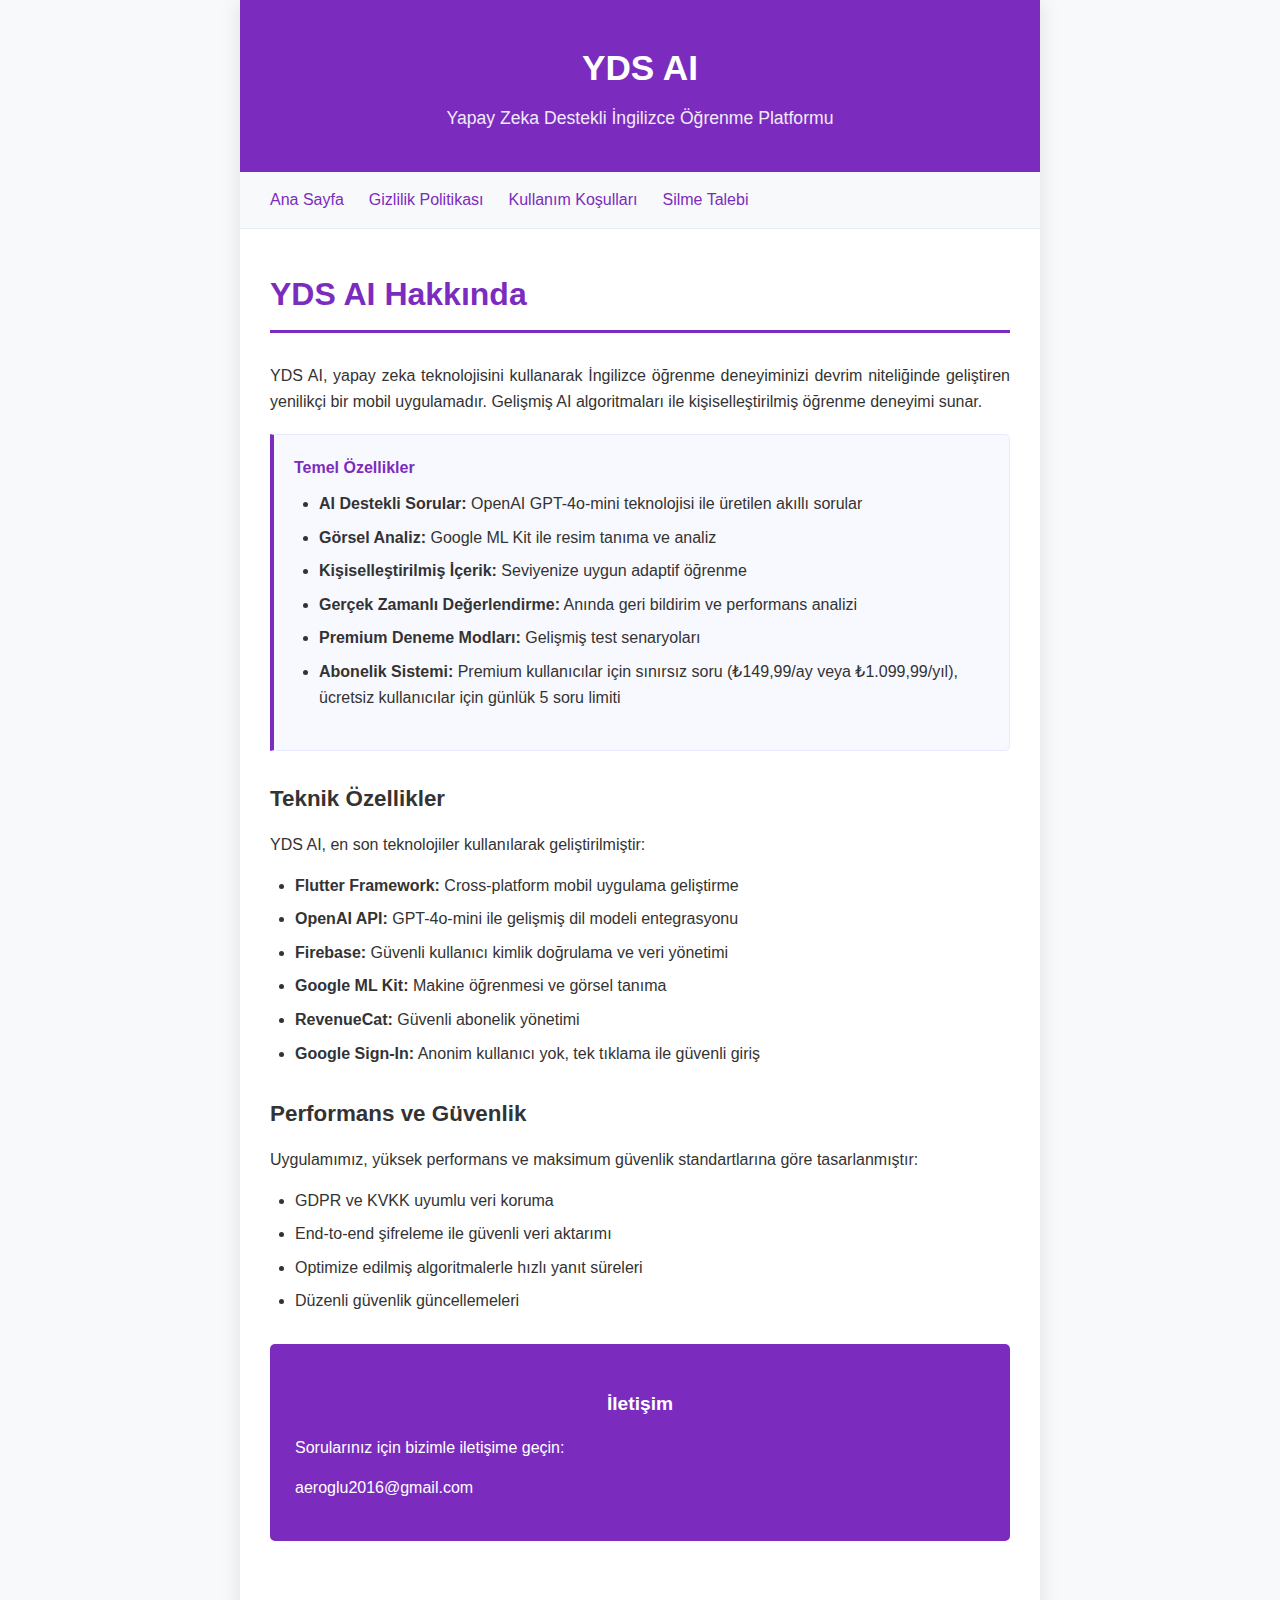
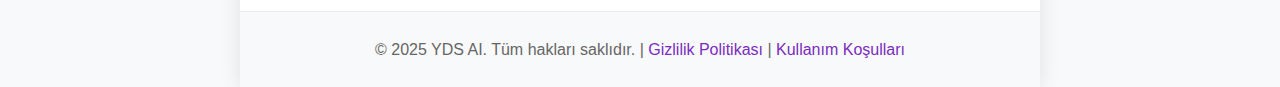
<file: index.html>
<!DOCTYPE html>
<html lang="tr">
<head>
    <meta charset="UTF-8">
    <meta name="viewport" content="width=device-width, initial-scale=1.0">
    <title>YDS AI - Yapay Zeka Destekli İngilizce Öğrenme</title>
    <meta name="description" content="YDS AI ile yapay zeka teknolojisi kullanarak İngilizce öğrenin. Akıllı deneme sınavları, AI destekli sorular ve kişiselleştirilmiş öğrenme deneyimi.">
    <link rel="stylesheet" href="css/style.css">
</head>
<body>
    <div class="container">
        <header class="header">
            <h1>YDS AI</h1>
            <p>Yapay Zeka Destekli İngilizce Öğrenme Platformu</p>
        </header>

        <nav class="nav">
            <ul>
                <li><a href="index.html">Ana Sayfa</a></li>
                <li><a href="privacy-policy.html">Gizlilik Politikası</a></li>
                <li><a href="terms-of-use.html">Kullanım Koşulları</a></li>
                <li><a href="account-deletion.html">Silme Talebi</a></li>
            </ul>
        </nav>

        <main class="content">
            <h1>YDS AI Hakkında</h1>
            
            <p>YDS AI, yapay zeka teknolojisini kullanarak İngilizce öğrenme deneyiminizi devrim niteliğinde geliştiren yenilikçi bir mobil uygulamadır. Gelişmiş AI algoritmaları ile kişiselleştirilmiş öğrenme deneyimi sunar.</p>

            <div class="highlight">
                <h4>Temel Özellikler</h4>
                <ul>
                    <li><strong>AI Destekli Sorular:</strong> OpenAI GPT-4o-mini teknolojisi ile üretilen akıllı sorular</li>
                    <li><strong>Görsel Analiz:</strong> Google ML Kit ile resim tanıma ve analiz</li>
                    <li><strong>Kişiselleştirilmiş İçerik:</strong> Seviyenize uygun adaptif öğrenme</li>
                    <li><strong>Gerçek Zamanlı Değerlendirme:</strong> Anında geri bildirim ve performans analizi</li>
                    <li><strong>Premium Deneme Modları:</strong> Gelişmiş test senaryoları</li>
                    <li><strong>Abonelik Sistemi:</strong> Premium kullanıcılar için sınırsız soru (₺149,99/ay veya ₺1.099,99/yıl), ücretsiz kullanıcılar için günlük 5 soru limiti</li>
                </ul>
            </div>

            <h2>Teknik Özellikler</h2>
            <p>YDS AI, en son teknolojiler kullanılarak geliştirilmiştir:</p>
            <ul>
                <li><strong>Flutter Framework:</strong> Cross-platform mobil uygulama geliştirme</li>
                <li><strong>OpenAI API:</strong> GPT-4o-mini ile gelişmiş dil modeli entegrasyonu</li>
                <li><strong>Firebase:</strong> Güvenli kullanıcı kimlik doğrulama ve veri yönetimi</li>
                <li><strong>Google ML Kit:</strong> Makine öğrenmesi ve görsel tanıma</li>
                <li><strong>RevenueCat:</strong> Güvenli abonelik yönetimi</li>
                <li><strong>Google Sign-In:</strong> Anonim kullanıcı yok, tek tıklama ile güvenli giriş</li>
            </ul>

            <h2>Performans ve Güvenlik</h2>
            <p>Uygulamımız, yüksek performans ve maksimum güvenlik standartlarına göre tasarlanmıştır:</p>
            <ul>
                <li>GDPR ve KVKK uyumlu veri koruma</li>
                <li>End-to-end şifreleme ile güvenli veri aktarımı</li>
                <li>Optimize edilmiş algoritmalerle hızlı yanıt süreleri</li>
                <li>Düzenli güvenlik güncellemeleri</li>
            </ul>

            <div class="contact-info">
                <h3>İletişim</h3>
                <p>Sorularınız için bizimle iletişime geçin:</p>
                <p><a href="mailto:aeroglu2016@gmail.com">aeroglu2016@gmail.com</a></p>
            </div>
        </main>

        <footer class="footer">
            <p>&copy; 2025 YDS AI. Tüm hakları saklıdır. | 
            <a href="privacy-policy.html">Gizlilik Politikası</a> | 
            <a href="terms-of-use.html">Kullanım Koşulları</a></p>
        </footer>
    </div>
</body>
</html>
</file>
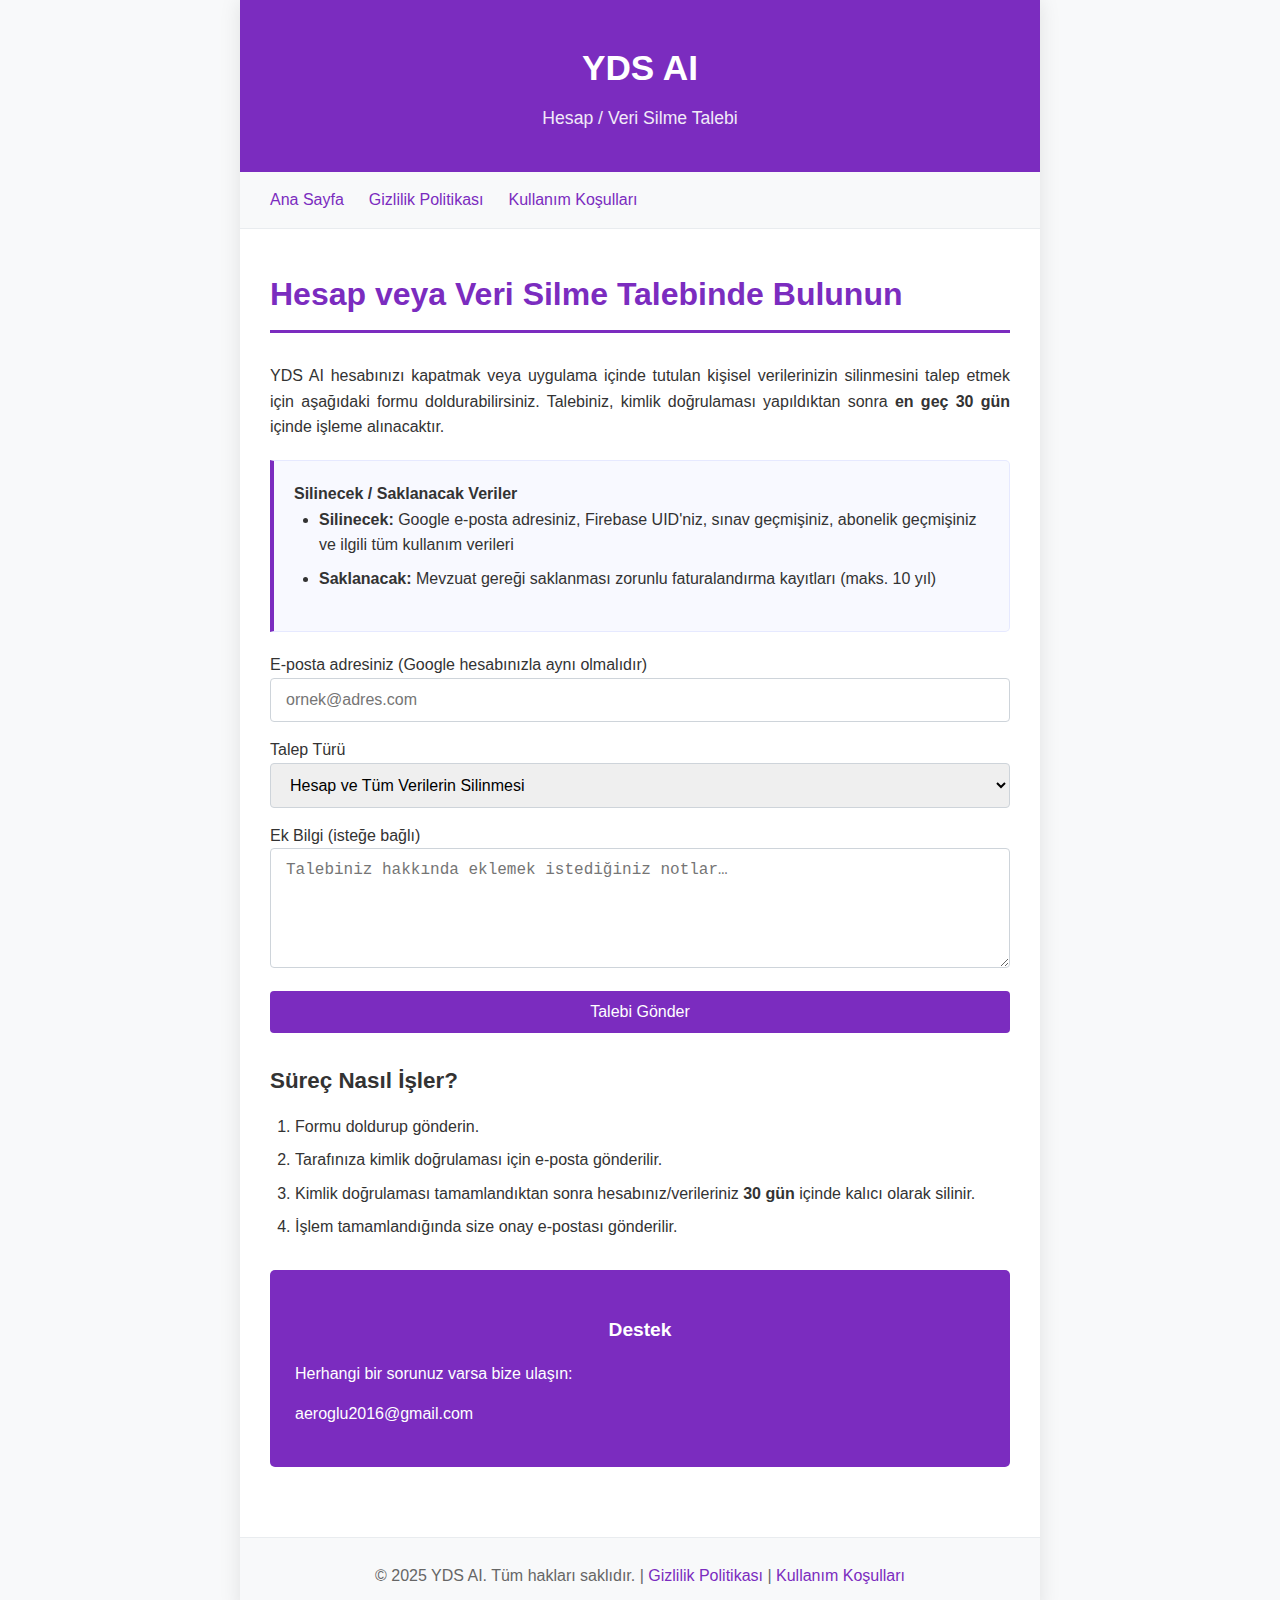
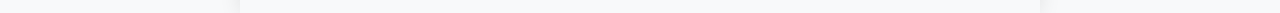
<file: account-deletion.html>
<!DOCTYPE html>
<html lang="tr">
<head>
    <meta charset="UTF-8">
    <meta name="viewport" content="width=device-width, initial-scale=1.0">
    <title>Hesap / Veri Silme Talebi - YDS AI</title>
    <meta name="description" content="YDS AI hesabınızı veya verilerinizi silmeniz için gerekli adımlar. Formu doldurarak talebinizi bize iletebilirsiniz.">
    <link rel="stylesheet" href="css/style.css">
    <style>
        /* Sayfaya özel ufak stiller */
        .request-form {
            margin: 20px 0;
            display: flex;
            flex-direction: column;
            gap: 15px;
        }
        .request-form input,
        .request-form textarea,
        .request-form select,
        .request-form button {
            padding: 12px 15px;
            font-size: 1rem;
            border: 1px solid #ced4da;
            border-radius: 4px;
            width: 100%;
            max-width: 100%;
        }
        .request-form textarea {
            resize: vertical;
            min-height: 120px;
        }
        .request-form button {
            background: #7B2CBF;
            color: white;
            border: none;
            cursor: pointer;
            transition: background 0.3s ease;
        }
        .request-form button:hover {
            background: #6522a1;
        }
        .info-box {
            background: #f8f9ff;
            border: 1px solid #e6e9ff;
            border-left: 4px solid #7B2CBF;
            padding: 20px;
            margin: 20px 0;
            border-radius: 0 5px 5px 0;
        }
    </style>
</head>
<body>
    <div class="container">
        <header class="header">
            <h1>YDS AI</h1>
            <p>Hesap / Veri Silme Talebi</p>
        </header>

        <nav class="nav">
            <ul>
                <li><a href="index.html">Ana Sayfa</a></li>
                <li><a href="privacy-policy.html">Gizlilik Politikası</a></li>
                <li><a href="terms-of-use.html">Kullanım Koşulları</a></li>
            </ul>
        </nav>

        <main class="content">
            <h1>Hesap veya Veri Silme Talebinde Bulunun</h1>

            <p>YDS AI hesabınızı kapatmak veya uygulama içinde tutulan kişisel verilerinizin silinmesini talep etmek için aşağıdaki formu doldurabilirsiniz. Talebiniz, kimlik doğrulaması yapıldıktan sonra <strong>en geç 30 gün</strong> içinde işleme alınacaktır.</p>

            <div class="info-box">
                <h4>Silinecek / Saklanacak Veriler</h4>
                <ul>
                    <li><strong>Silinecek:</strong> Google e-posta adresiniz, Firebase UID'niz, sınav geçmişiniz, abonelik geçmişiniz ve ilgili tüm kullanım verileri</li>
                    <li><strong>Saklanacak:</strong> Mevzuat gereği saklanması zorunlu faturalandırma kayıtları (maks. 10 yıl)</li>
                </ul>
            </div>

            <form class="request-form" action="https://formsubmit.co/aeroglu2016@gmail.com" method="POST">
                <!-- FormSubmit ayarları -->
                <input type="hidden" name="_subject" value="YDS AI - Silme Talebi">
                <input type="hidden" name="_captcha" value="false">

                <label>
                    E-posta adresiniz (Google hesabınızla aynı olmalıdır)
                    <input type="email" name="email" required placeholder="ornek@adres.com" />
                </label>

                <label>
                    Talep Türü
                    <select name="request_type" required>
                        <option value="account_deletion">Hesap ve Tüm Verilerin Silinmesi</option>
                        <option value="data_deletion">Sadece Verilerimin Silinmesi</option>
                    </select>
                </label>

                <label>
                    Ek Bilgi (isteğe bağlı)
                    <textarea name="message" placeholder="Talebiniz hakkında eklemek istediğiniz notlar…"></textarea>
                </label>

                <button type="submit">Talebi Gönder</button>
            </form>

            <h2>Süreç Nasıl İşler?</h2>
            <ol>
                <li>Formu doldurup gönderin.</li>
                <li>Tarafınıza kimlik doğrulaması için e-posta gönderilir.</li>
                <li>Kimlik doğrulaması tamamlandıktan sonra hesabınız/verileriniz <strong>30 gün</strong> içinde kalıcı olarak silinir.</li>
                <li>İşlem tamamlandığında size onay e-postası gönderilir.</li>
            </ol>

            <div class="contact-info">
                <h3>Destek</h3>
                <p>Herhangi bir sorunuz varsa bize ulaşın:</p>
                <p><a href="mailto:aeroglu2016@gmail.com">aeroglu2016@gmail.com</a></p>
            </div>
        </main>

        <footer class="footer">
            <p>&copy; 2025 YDS AI. Tüm hakları saklıdır. | 
            <a href="privacy-policy.html">Gizlilik Politikası</a> | 
            <a href="terms-of-use.html">Kullanım Koşulları</a></p>
        </footer>
    </div>
</body>
</html>
</file>
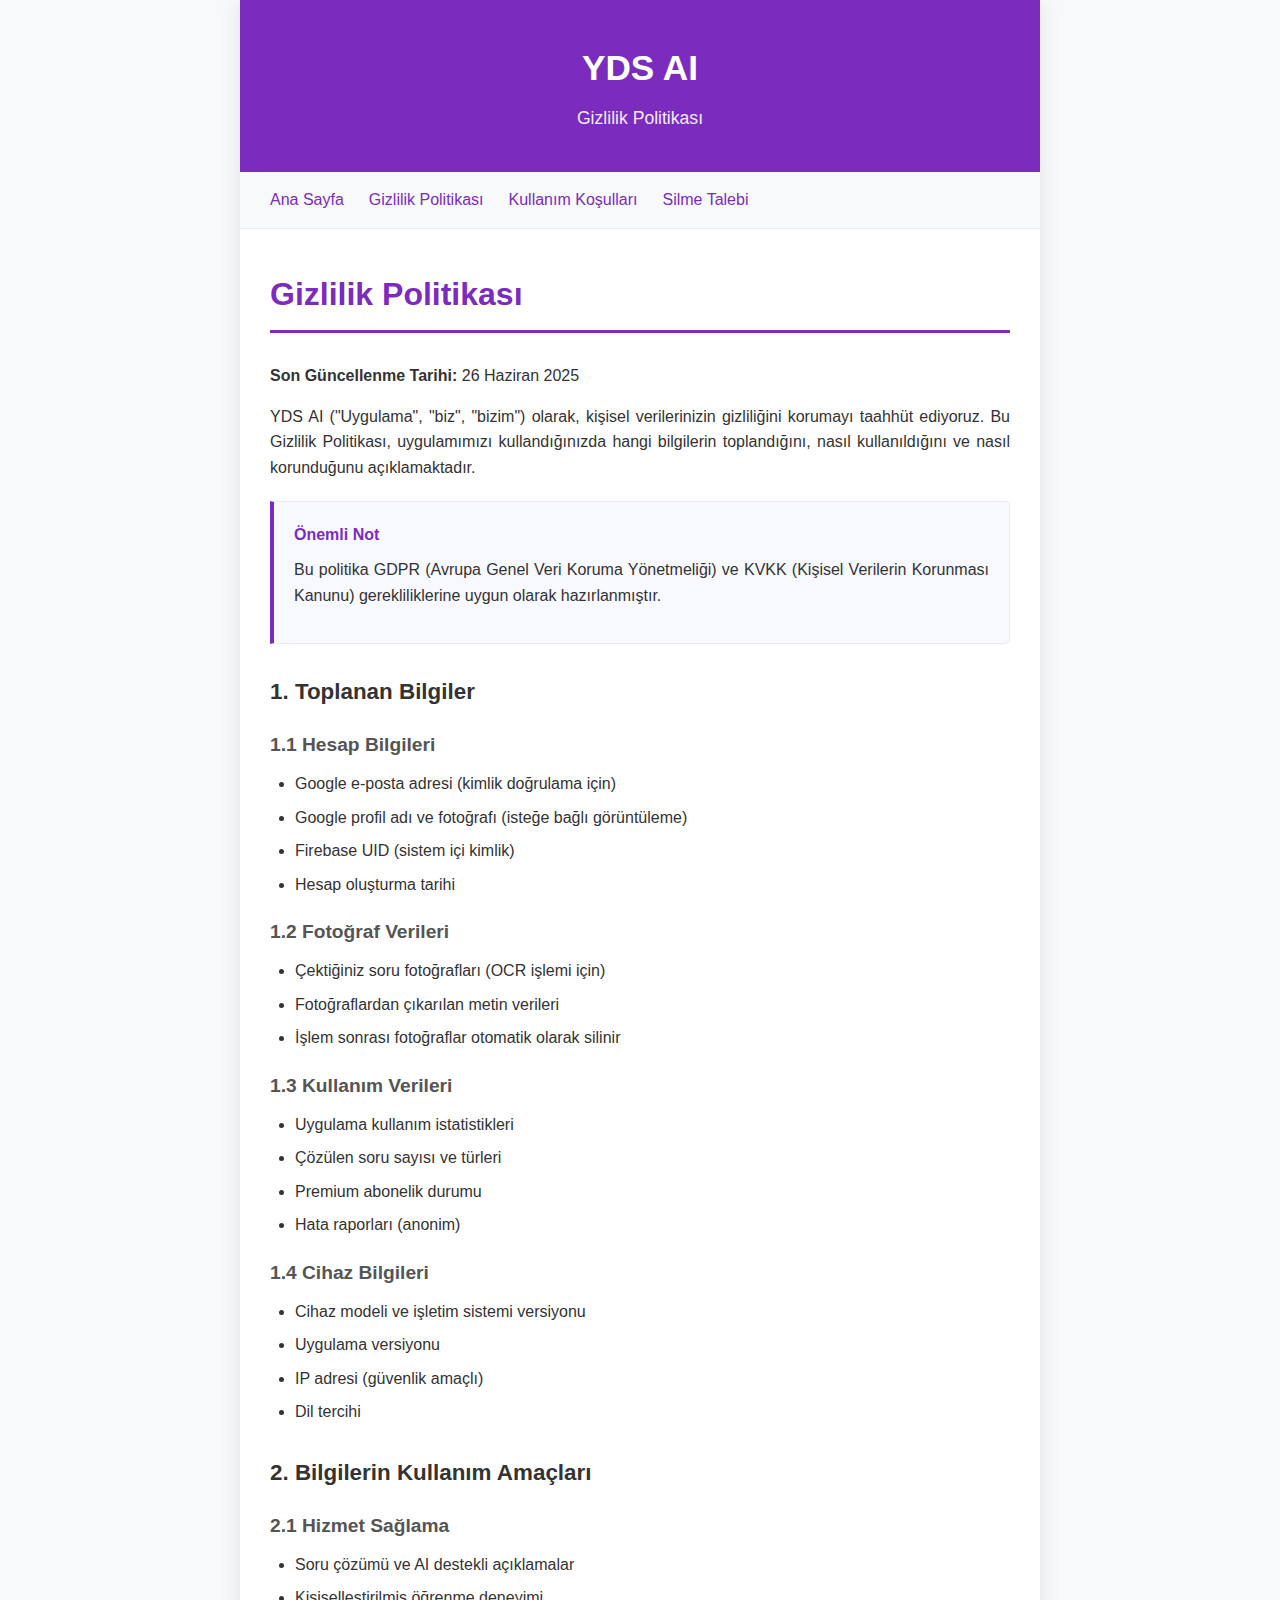
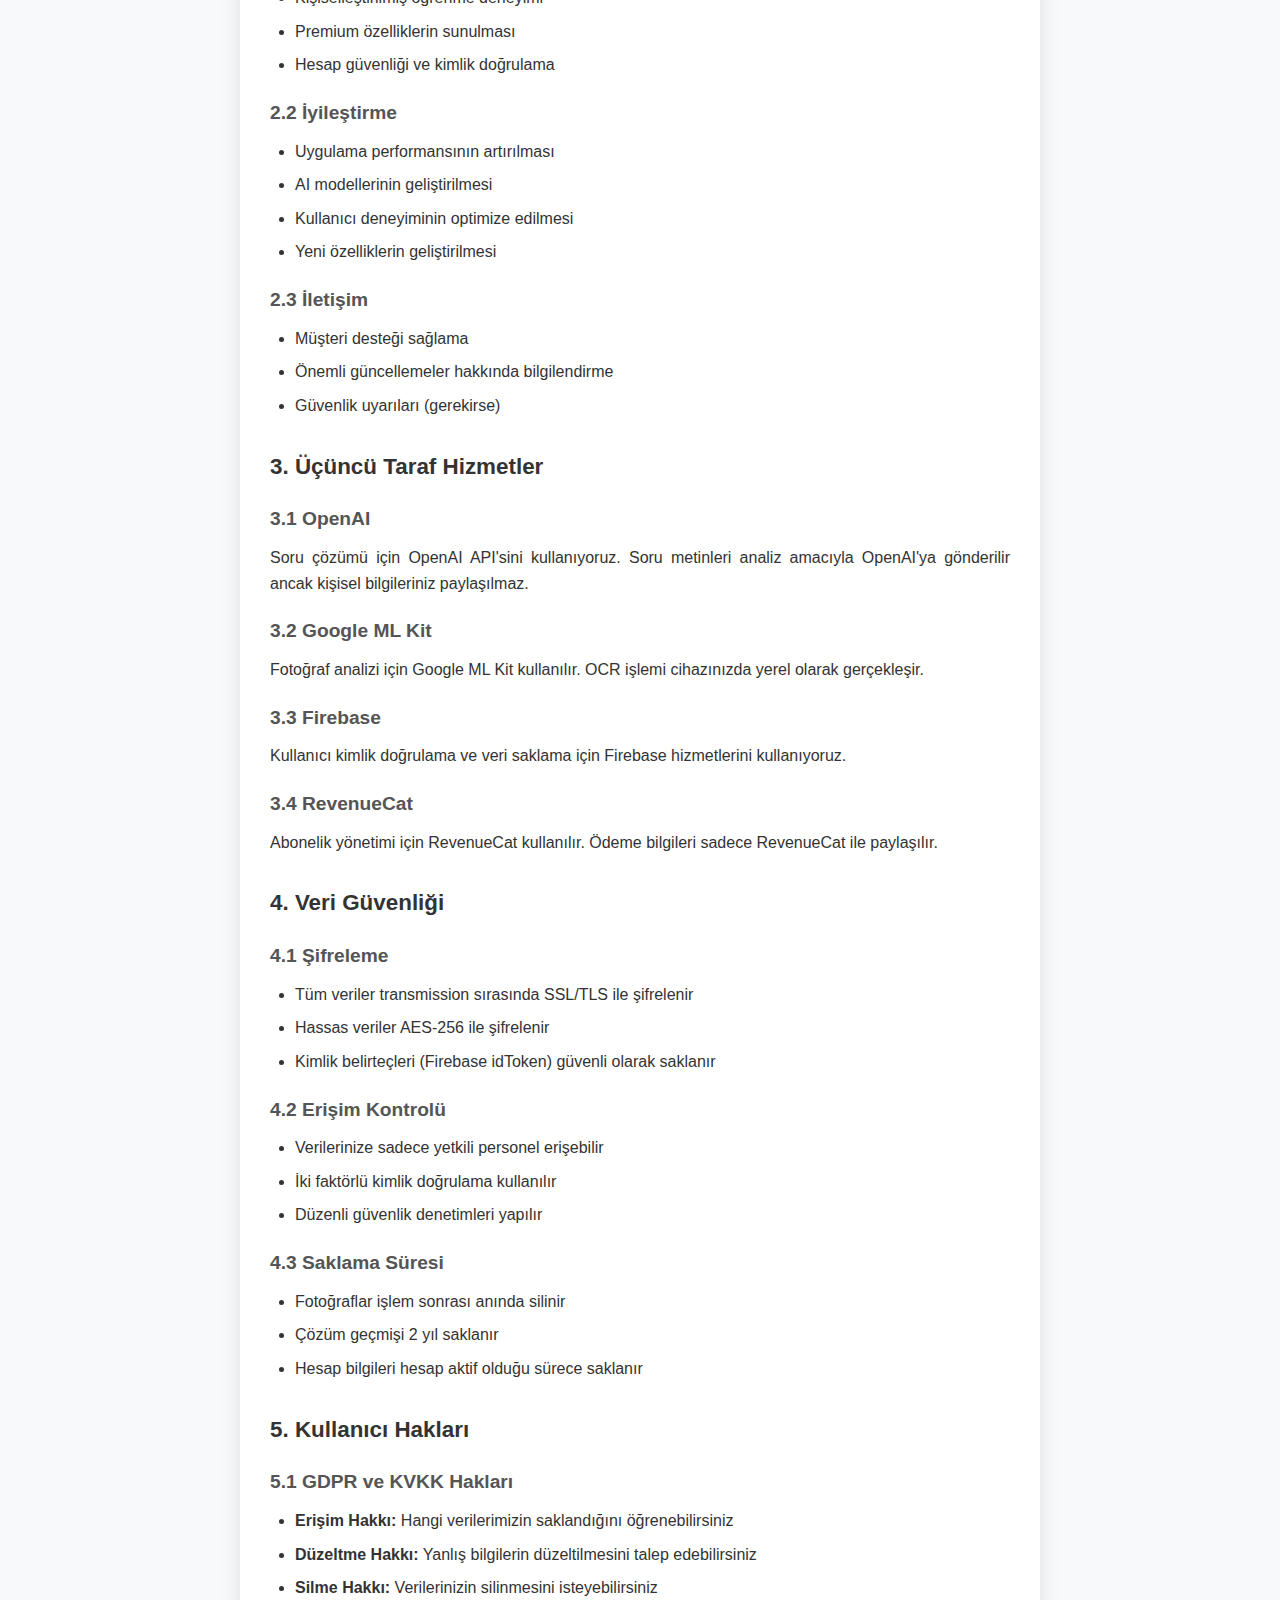
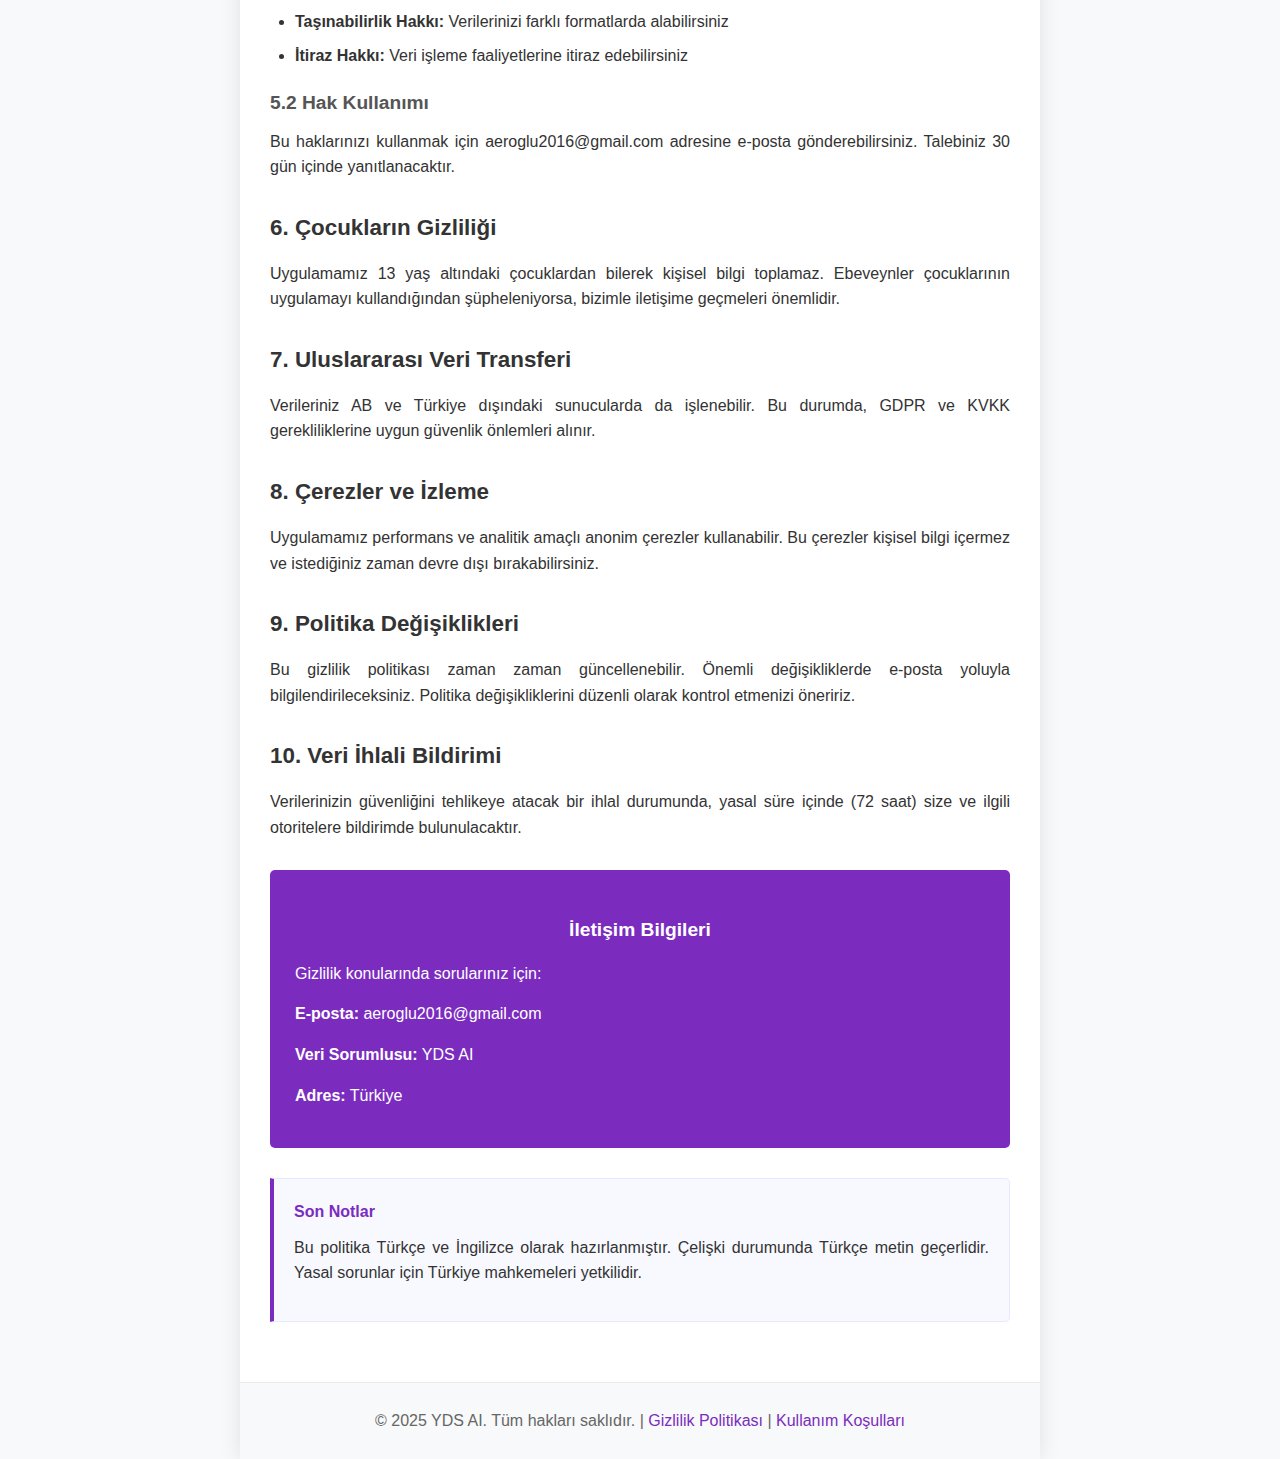
<file: privacy-policy.html>
<!DOCTYPE html>
<html lang="tr">
<head>
    <meta charset="UTF-8">
    <meta name="viewport" content="width=device-width, initial-scale=1.0">
    <title>Gizlilik Politikası - YDS AI</title>
    <meta name="description" content="YDS AI uygulamasının gizlilik politikası. Verilerinizin nasıl toplandığı, kullanıldığı ve korunduğu hakkında detaylı bilgi.">
    <link rel="stylesheet" href="css/style.css">
</head>
<body>
    <div class="container">
        <header class="header">
            <h1>YDS AI</h1>
            <p>Gizlilik Politikası</p>
        </header>

        <nav class="nav">
            <ul>
                <li><a href="index.html">Ana Sayfa</a></li>
                <li><a href="privacy-policy.html">Gizlilik Politikası</a></li>
                <li><a href="terms-of-use.html">Kullanım Koşulları</a></li>
                <li><a href="account-deletion.html">Silme Talebi</a></li>
            </ul>
        </nav>

        <main class="content">
            <h1>Gizlilik Politikası</h1>
            
            <p><strong>Son Güncellenme Tarihi:</strong> 26 Haziran 2025</p>
            
            <p>YDS AI ("Uygulama", "biz", "bizim") olarak, kişisel verilerinizin gizliliğini korumayı taahhüt ediyoruz. Bu Gizlilik Politikası, uygulamımızı kullandığınızda hangi bilgilerin toplandığını, nasıl kullanıldığını ve nasıl korunduğunu açıklamaktadır.</p>

            <div class="highlight">
                <h4>Önemli Not</h4>
                <p>Bu politika GDPR (Avrupa Genel Veri Koruma Yönetmeliği) ve KVKK (Kişisel Verilerin Korunması Kanunu) gerekliliklerine uygun olarak hazırlanmıştır.</p>
            </div>

            <h2>1. Toplanan Bilgiler</h2>
            
            <h3>1.1 Hesap Bilgileri</h3>
            <ul>
                <li>Google e-posta adresi (kimlik doğrulama için)</li>
                <li>Google profil adı ve fotoğrafı (isteğe bağlı görüntüleme)</li>
                <li>Firebase UID (sistem içi kimlik)</li>
                <li>Hesap oluşturma tarihi</li>
            </ul>

            <h3>1.2 Fotoğraf Verileri</h3>
            <ul>
                <li>Çektiğiniz soru fotoğrafları (OCR işlemi için)</li>
                <li>Fotoğraflardan çıkarılan metin verileri</li>
                <li>İşlem sonrası fotoğraflar otomatik olarak silinir</li>
            </ul>

            <h3>1.3 Kullanım Verileri</h3>
            <ul>
                <li>Uygulama kullanım istatistikleri</li>
                <li>Çözülen soru sayısı ve türleri</li>
                <li>Premium abonelik durumu</li>
                <li>Hata raporları (anonim)</li>
            </ul>

            <h3>1.4 Cihaz Bilgileri</h3>
            <ul>
                <li>Cihaz modeli ve işletim sistemi versiyonu</li>
                <li>Uygulama versiyonu</li>
                <li>IP adresi (güvenlik amaçlı)</li>
                <li>Dil tercihi</li>
            </ul>

            <h2>2. Bilgilerin Kullanım Amaçları</h2>
            
            <h3>2.1 Hizmet Sağlama</h3>
            <ul>
                <li>Soru çözümü ve AI destekli açıklamalar</li>
                <li>Kişiselleştirilmiş öğrenme deneyimi</li>
                <li>Premium özelliklerin sunulması</li>
                <li>Hesap güvenliği ve kimlik doğrulama</li>
            </ul>

            <h3>2.2 İyileştirme</h3>
            <ul>
                <li>Uygulama performansının artırılması</li>
                <li>AI modellerinin geliştirilmesi</li>
                <li>Kullanıcı deneyiminin optimize edilmesi</li>
                <li>Yeni özelliklerin geliştirilmesi</li>
            </ul>

            <h3>2.3 İletişim</h3>
            <ul>
                <li>Müşteri desteği sağlama</li>
                <li>Önemli güncellemeler hakkında bilgilendirme</li>
                <li>Güvenlik uyarıları (gerekirse)</li>
            </ul>

            <h2>3. Üçüncü Taraf Hizmetler</h2>

            <h3>3.1 OpenAI</h3>
            <p>Soru çözümü için OpenAI API'sini kullanıyoruz. Soru metinleri analiz amacıyla OpenAI'ya gönderilir ancak kişisel bilgileriniz paylaşılmaz.</p>

            <h3>3.2 Google ML Kit</h3>
            <p>Fotoğraf analizi için Google ML Kit kullanılır. OCR işlemi cihazınızda yerel olarak gerçekleşir.</p>

            <h3>3.3 Firebase</h3>
            <p>Kullanıcı kimlik doğrulama ve veri saklama için Firebase hizmetlerini kullanıyoruz.</p>

            <h3>3.4 RevenueCat</h3>
            <p>Abonelik yönetimi için RevenueCat kullanılır. Ödeme bilgileri sadece RevenueCat ile paylaşılır.</p>

            <h2>4. Veri Güvenliği</h2>

            <h3>4.1 Şifreleme</h3>
            <ul>
                <li>Tüm veriler transmission sırasında SSL/TLS ile şifrelenir</li>
                <li>Hassas veriler AES-256 ile şifrelenir</li>
                <li>Kimlik belirteçleri (Firebase idToken) güvenli olarak saklanır</li>
            </ul>

            <h3>4.2 Erişim Kontrolü</h3>
            <ul>
                <li>Verilerinize sadece yetkili personel erişebilir</li>
                <li>İki faktörlü kimlik doğrulama kullanılır</li>
                <li>Düzenli güvenlik denetimleri yapılır</li>
            </ul>

            <h3>4.3 Saklama Süresi</h3>
            <ul>
                <li>Fotoğraflar işlem sonrası anında silinir</li>
                <li>Çözüm geçmişi 2 yıl saklanır</li>
                <li>Hesap bilgileri hesap aktif olduğu sürece saklanır</li>
            </ul>

            <h2>5. Kullanıcı Hakları</h2>

            <h3>5.1 GDPR ve KVKK Hakları</h3>
            <ul>
                <li><strong>Erişim Hakkı:</strong> Hangi verilerimizin saklandığını öğrenebilirsiniz</li>
                <li><strong>Düzeltme Hakkı:</strong> Yanlış bilgilerin düzeltilmesini talep edebilirsiniz</li>
                <li><strong>Silme Hakkı:</strong> Verilerinizin silinmesini isteyebilirsiniz</li>
                <li><strong>Taşınabilirlik Hakkı:</strong> Verilerinizi farklı formatlarda alabilirsiniz</li>
                <li><strong>İtiraz Hakkı:</strong> Veri işleme faaliyetlerine itiraz edebilirsiniz</li>
            </ul>

            <h3>5.2 Hak Kullanımı</h3>
            <p>Bu haklarınızı kullanmak için aeroglu2016@gmail.com adresine e-posta gönderebilirsiniz. Talebiniz 30 gün içinde yanıtlanacaktır.</p>

            <h2>6. Çocukların Gizliliği</h2>
            <p>Uygulamamız 13 yaş altındaki çocuklardan bilerek kişisel bilgi toplamaz. Ebeveynler çocuklarının uygulamayı kullandığından şüpheleniyorsa, bizimle iletişime geçmeleri önemlidir.</p>

            <h2>7. Uluslararası Veri Transferi</h2>
            <p>Verileriniz AB ve Türkiye dışındaki sunucularda da işlenebilir. Bu durumda, GDPR ve KVKK gerekliliklerine uygun güvenlik önlemleri alınır.</p>

            <h2>8. Çerezler ve İzleme</h2>
            <p>Uygulamamız performans ve analitik amaçlı anonim çerezler kullanabilir. Bu çerezler kişisel bilgi içermez ve istediğiniz zaman devre dışı bırakabilirsiniz.</p>

            <h2>9. Politika Değişiklikleri</h2>
            <p>Bu gizlilik politikası zaman zaman güncellenebilir. Önemli değişikliklerde e-posta yoluyla bilgilendirileceksiniz. Politika değişikliklerini düzenli olarak kontrol etmenizi öneririz.</p>

            <h2>10. Veri İhlali Bildirimi</h2>
            <p>Verilerinizin güvenliğini tehlikeye atacak bir ihlal durumunda, yasal süre içinde (72 saat) size ve ilgili otoritelere bildirimde bulunulacaktır.</p>

            <div class="contact-info">
                <h3>İletişim Bilgileri</h3>
                <p>Gizlilik konularında sorularınız için:</p>
                <p><strong>E-posta:</strong> <a href="mailto:aeroglu2016@gmail.com">aeroglu2016@gmail.com</a></p>
                <p><strong>Veri Sorumlusu:</strong> YDS AI</p>
                <p><strong>Adres:</strong> Türkiye</p>
            </div>

            <div class="highlight">
                <h4>Son Notlar</h4>
                <p>Bu politika Türkçe ve İngilizce olarak hazırlanmıştır. Çelişki durumunda Türkçe metin geçerlidir. Yasal sorunlar için Türkiye mahkemeleri yetkilidir.</p>
            </div>
        </main>

        <footer class="footer">
            <p>&copy; 2025 YDS AI. Tüm hakları saklıdır. | 
            <a href="privacy-policy.html">Gizlilik Politikası</a> | 
            <a href="terms-of-use.html">Kullanım Koşulları</a></p>
        </footer>
    </div>
</body>
</html>
</file>
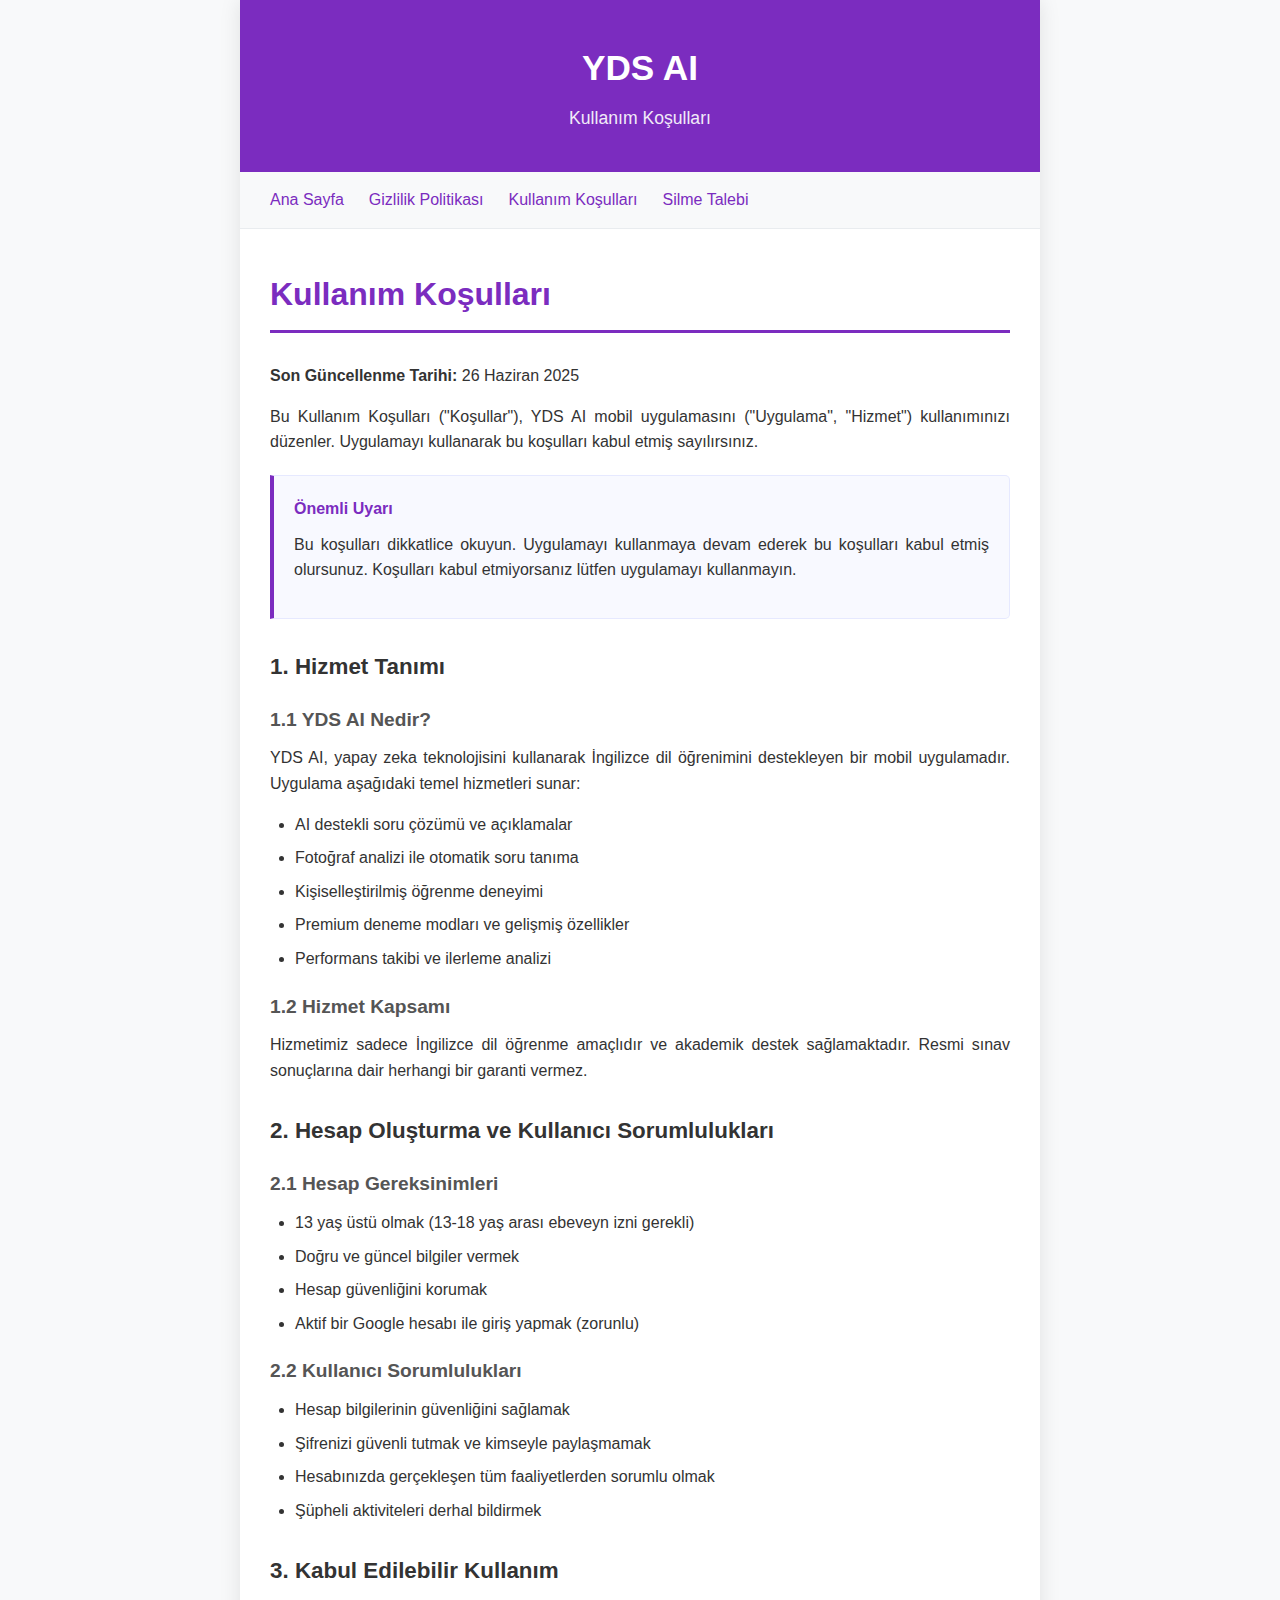
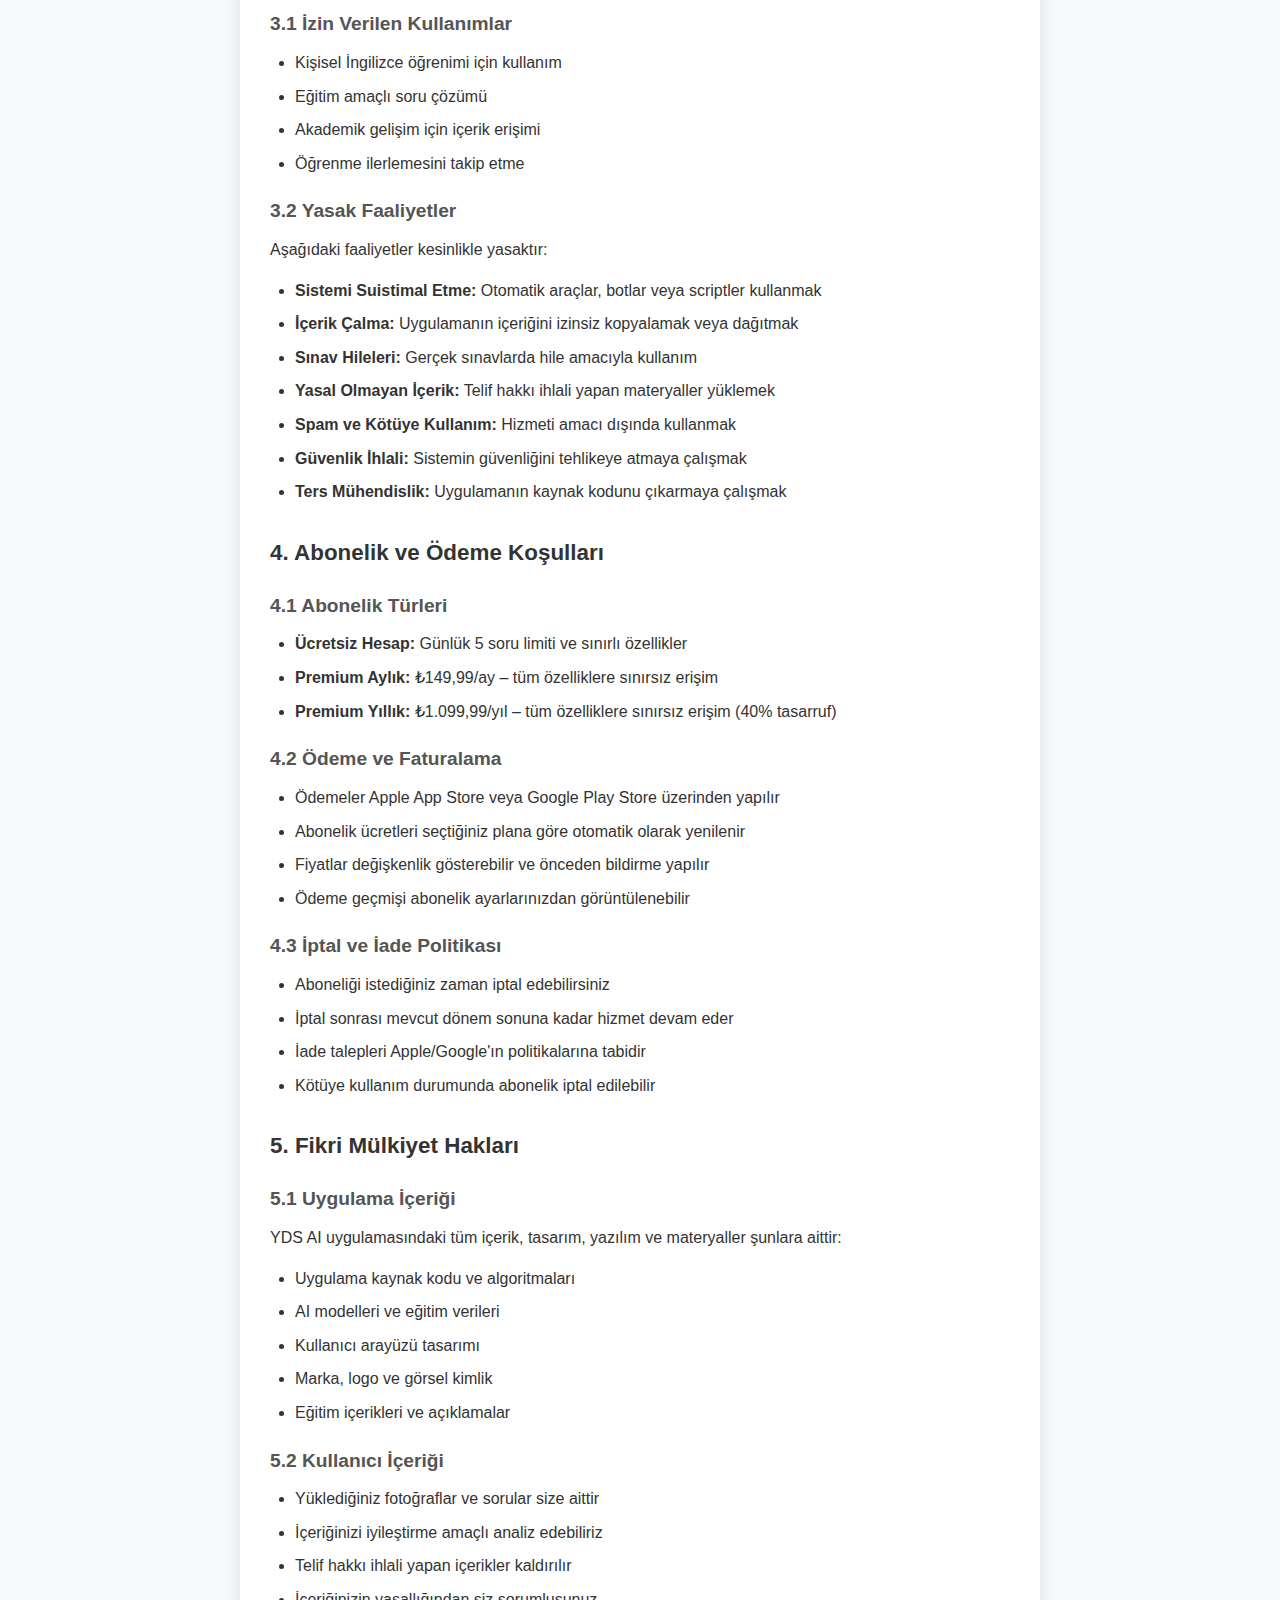
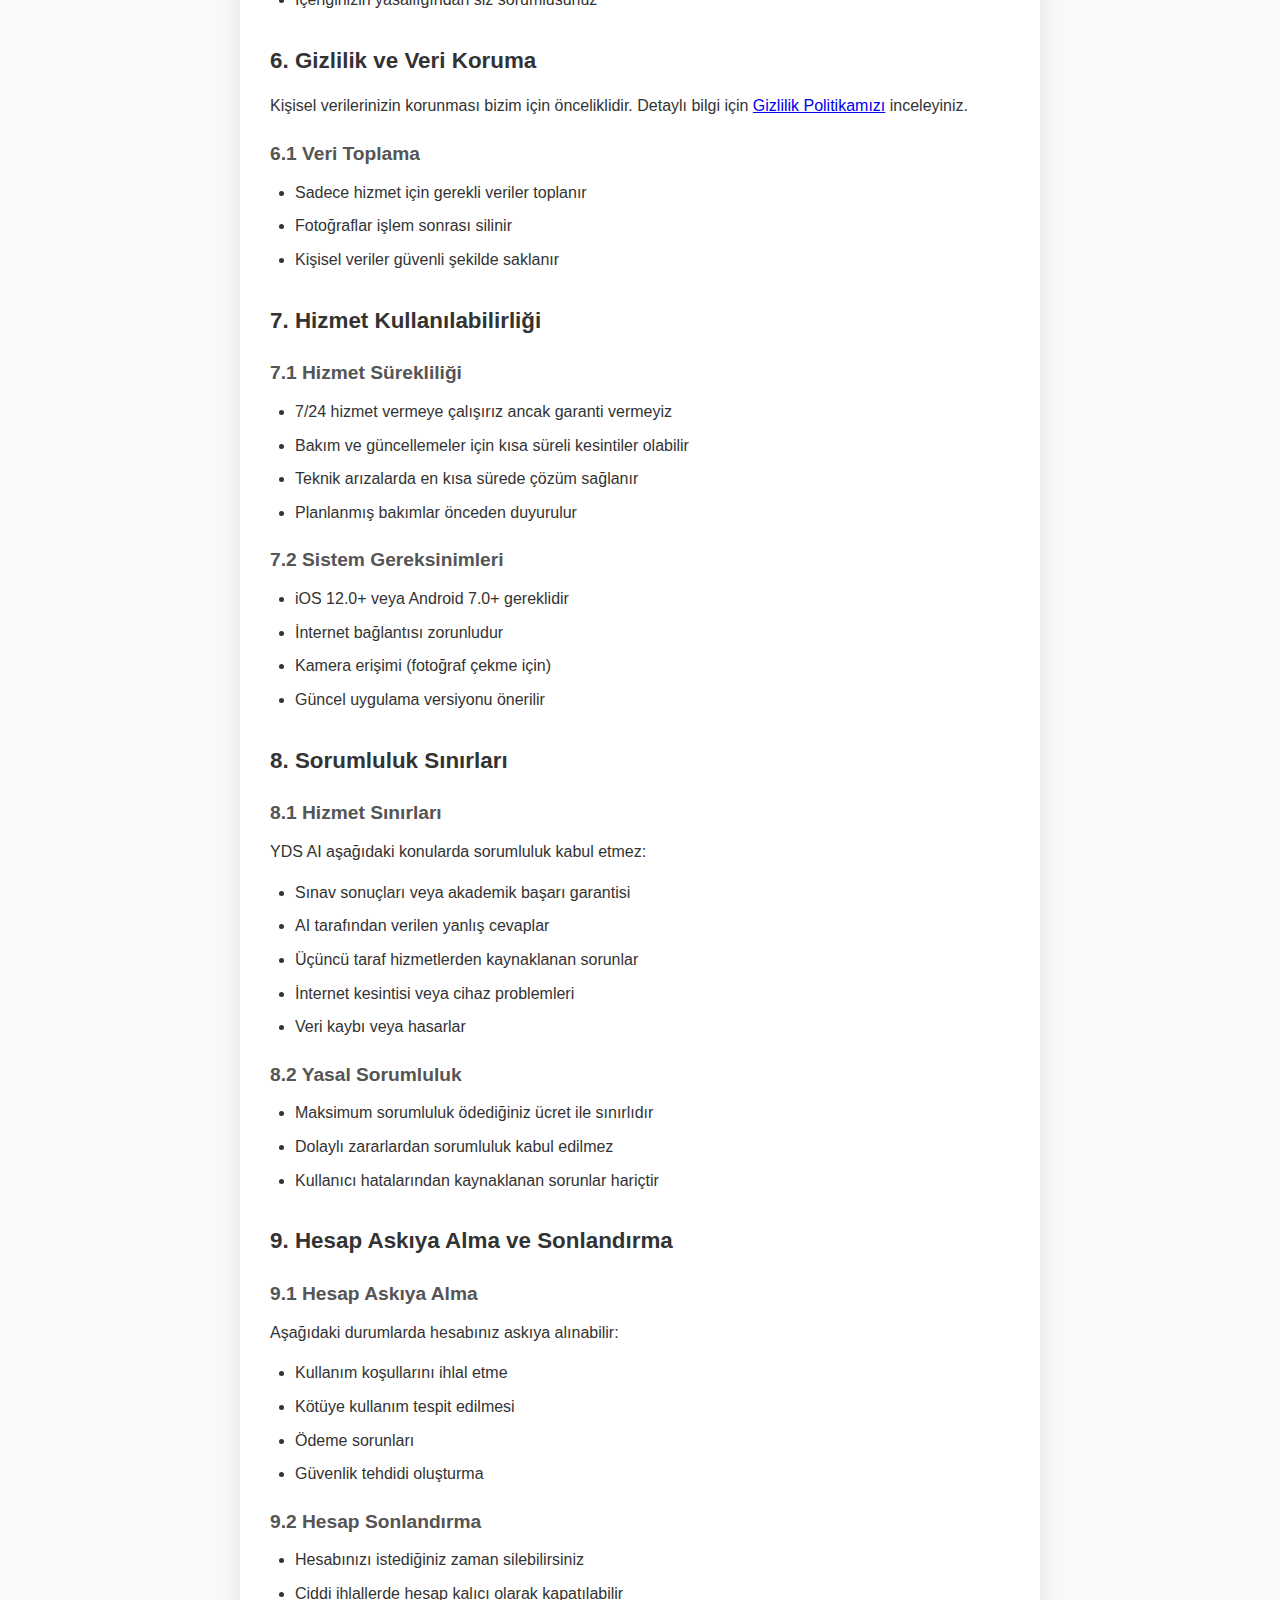
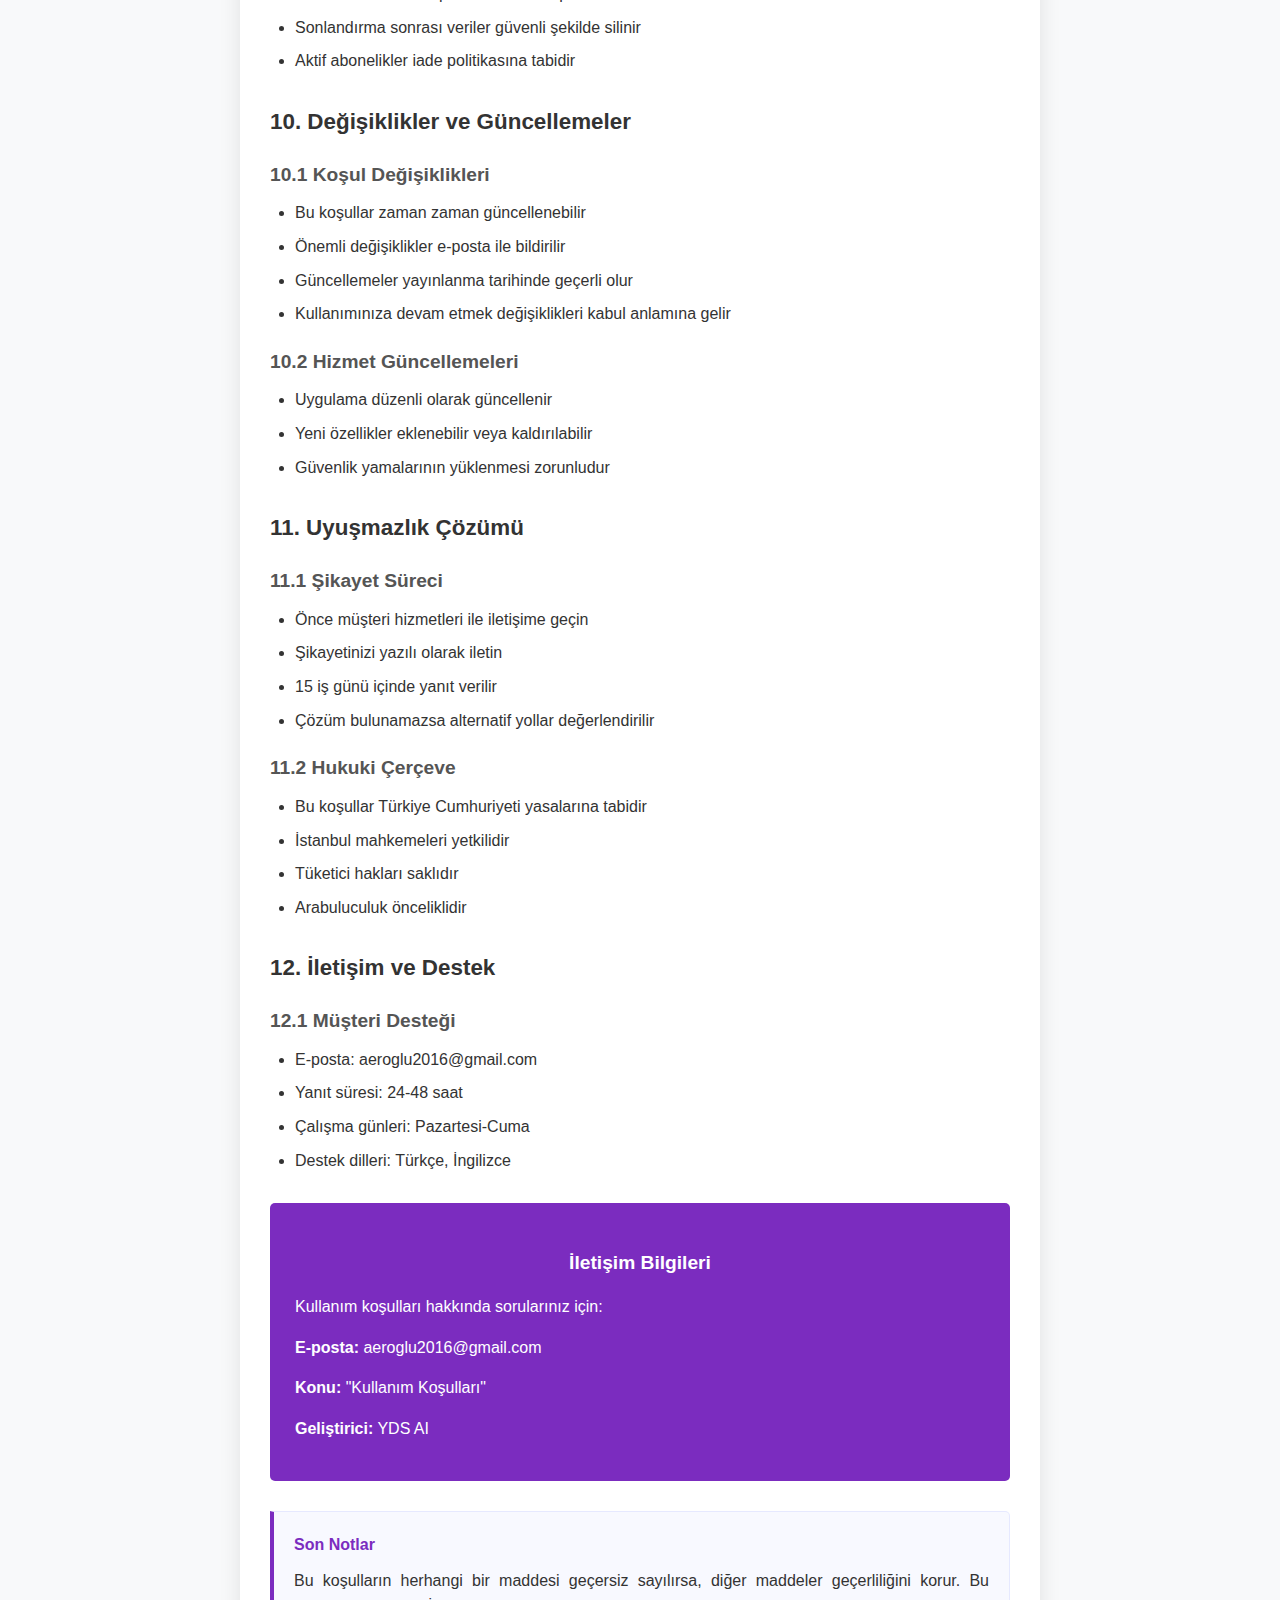
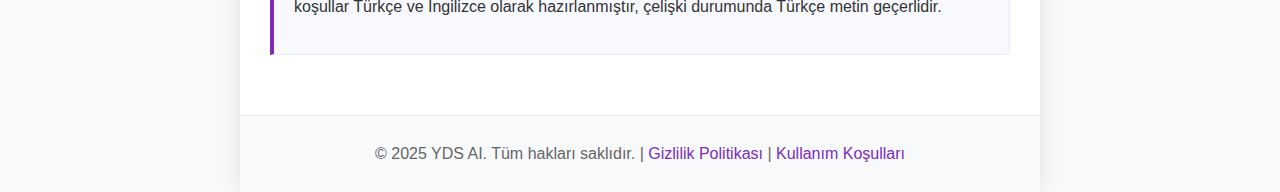
<file: terms-of-use.html>
<!DOCTYPE html>
<html lang="tr">
<head>
    <meta charset="UTF-8">
    <meta name="viewport" content="width=device-width, initial-scale=1.0">
    <title>Kullanım Koşulları - YDS AI</title>
    <meta name="description" content="YDS AI uygulamasının kullanım koşulları. Hizmet kullanım kuralları, abonelik şartları ve yasal koşullar hakkında detaylı bilgi.">
    <link rel="stylesheet" href="css/style.css">
</head>
<body>
    <div class="container">
        <header class="header">
            <h1>YDS AI</h1>
            <p>Kullanım Koşulları</p>
        </header>

        <nav class="nav">
            <ul>
                <li><a href="index.html">Ana Sayfa</a></li>
                <li><a href="privacy-policy.html">Gizlilik Politikası</a></li>
                <li><a href="terms-of-use.html">Kullanım Koşulları</a></li>
                <li><a href="account-deletion.html">Silme Talebi</a></li>
            </ul>
        </nav>

        <main class="content">
            <h1>Kullanım Koşulları</h1>
            
            <p><strong>Son Güncellenme Tarihi:</strong> 26 Haziran 2025</p>
            
            <p>Bu Kullanım Koşulları ("Koşullar"), YDS AI mobil uygulamasını ("Uygulama", "Hizmet") kullanımınızı düzenler. Uygulamayı kullanarak bu koşulları kabul etmiş sayılırsınız.</p>

            <div class="highlight">
                <h4>Önemli Uyarı</h4>
                <p>Bu koşulları dikkatlice okuyun. Uygulamayı kullanmaya devam ederek bu koşulları kabul etmiş olursunuz. Koşulları kabul etmiyorsanız lütfen uygulamayı kullanmayın.</p>
            </div>

            <h2>1. Hizmet Tanımı</h2>
            
            <h3>1.1 YDS AI Nedir?</h3>
            <p>YDS AI, yapay zeka teknolojisini kullanarak İngilizce dil öğrenimini destekleyen bir mobil uygulamadır. Uygulama aşağıdaki temel hizmetleri sunar:</p>
            <ul>
                <li>AI destekli soru çözümü ve açıklamalar</li>
                <li>Fotoğraf analizi ile otomatik soru tanıma</li>
                <li>Kişiselleştirilmiş öğrenme deneyimi</li>
                <li>Premium deneme modları ve gelişmiş özellikler</li>
                <li>Performans takibi ve ilerleme analizi</li>
            </ul>

            <h3>1.2 Hizmet Kapsamı</h3>
            <p>Hizmetimiz sadece İngilizce dil öğrenme amaçlıdır ve akademik destek sağlamaktadır. Resmi sınav sonuçlarına dair herhangi bir garanti vermez.</p>

            <h2>2. Hesap Oluşturma ve Kullanıcı Sorumlulukları</h2>

            <h3>2.1 Hesap Gereksinimleri</h3>
            <ul>
                <li>13 yaş üstü olmak (13-18 yaş arası ebeveyn izni gerekli)</li>
                <li>Doğru ve güncel bilgiler vermek</li>
                <li>Hesap güvenliğini korumak</li>
                <li>Aktif bir Google hesabı ile giriş yapmak (zorunlu)</li>
            </ul>

            <h3>2.2 Kullanıcı Sorumlulukları</h3>
            <ul>
                <li>Hesap bilgilerinin güvenliğini sağlamak</li>
                <li>Şifrenizi güvenli tutmak ve kimseyle paylaşmamak</li>
                <li>Hesabınızda gerçekleşen tüm faaliyetlerden sorumlu olmak</li>
                <li>Şüpheli aktiviteleri derhal bildirmek</li>
            </ul>

            <h2>3. Kabul Edilebilir Kullanım</h2>

            <h3>3.1 İzin Verilen Kullanımlar</h3>
            <ul>
                <li>Kişisel İngilizce öğrenimi için kullanım</li>
                <li>Eğitim amaçlı soru çözümü</li>
                <li>Akademik gelişim için içerik erişimi</li>
                <li>Öğrenme ilerlemesini takip etme</li>
            </ul>

            <h3>3.2 Yasak Faaliyetler</h3>
            <p>Aşağıdaki faaliyetler kesinlikle yasaktır:</p>
            <ul>
                <li><strong>Sistemi Suistimal Etme:</strong> Otomatik araçlar, botlar veya scriptler kullanmak</li>
                <li><strong>İçerik Çalma:</strong> Uygulamanın içeriğini izinsiz kopyalamak veya dağıtmak</li>
                <li><strong>Sınav Hileleri:</strong> Gerçek sınavlarda hile amacıyla kullanım</li>
                <li><strong>Yasal Olmayan İçerik:</strong> Telif hakkı ihlali yapan materyaller yüklemek</li>
                <li><strong>Spam ve Kötüye Kullanım:</strong> Hizmeti amacı dışında kullanmak</li>
                <li><strong>Güvenlik İhlali:</strong> Sistemin güvenliğini tehlikeye atmaya çalışmak</li>
                <li><strong>Ters Mühendislik:</strong> Uygulamanın kaynak kodunu çıkarmaya çalışmak</li>
            </ul>

            <h2>4. Abonelik ve Ödeme Koşulları</h2>

            <h3>4.1 Abonelik Türleri</h3>
            <ul>
                <li><strong>Ücretsiz Hesap:</strong> Günlük 5 soru limiti ve sınırlı özellikler</li>
                <li><strong>Premium Aylık:</strong> ₺149,99/ay – tüm özelliklere sınırsız erişim</li>
                <li><strong>Premium Yıllık:</strong> ₺1.099,99/yıl – tüm özelliklere sınırsız erişim (40% tasarruf)</li>
            </ul>

            <h3>4.2 Ödeme ve Faturalama</h3>
            <ul>
                <li>Ödemeler Apple App Store veya Google Play Store üzerinden yapılır</li>
                <li>Abonelik ücretleri seçtiğiniz plana göre otomatik olarak yenilenir</li>
                <li>Fiyatlar değişkenlik gösterebilir ve önceden bildirme yapılır</li>
                <li>Ödeme geçmişi abonelik ayarlarınızdan görüntülenebilir</li>
            </ul>

            <h3>4.3 İptal ve İade Politikası</h3>
            <ul>
                <li>Aboneliği istediğiniz zaman iptal edebilirsiniz</li>
                <li>İptal sonrası mevcut dönem sonuna kadar hizmet devam eder</li>
                <li>İade talepleri Apple/Google'ın politikalarına tabidir</li>
                <li>Kötüye kullanım durumunda abonelik iptal edilebilir</li>
            </ul>

            <h2>5. Fikri Mülkiyet Hakları</h2>

            <h3>5.1 Uygulama İçeriği</h3>
            <p>YDS AI uygulamasındaki tüm içerik, tasarım, yazılım ve materyaller şunlara aittir:</p>
            <ul>
                <li>Uygulama kaynak kodu ve algoritmaları</li>
                <li>AI modelleri ve eğitim verileri</li>
                <li>Kullanıcı arayüzü tasarımı</li>
                <li>Marka, logo ve görsel kimlik</li>
                <li>Eğitim içerikleri ve açıklamalar</li>
            </ul>

            <h3>5.2 Kullanıcı İçeriği</h3>
            <ul>
                <li>Yüklediğiniz fotoğraflar ve sorular size aittir</li>
                <li>İçeriğinizi iyileştirme amaçlı analiz edebiliriz</li>
                <li>Telif hakkı ihlali yapan içerikler kaldırılır</li>
                <li>İçeriğinizin yasallığından siz sorumlusunuz</li>
            </ul>

            <h2>6. Gizlilik ve Veri Koruma</h2>
            
            <p>Kişisel verilerinizin korunması bizim için önceliklidir. Detaylı bilgi için <a href="privacy-policy.html">Gizlilik Politikamızı</a> inceleyiniz.</p>

            <h3>6.1 Veri Toplama</h3>
            <ul>
                <li>Sadece hizmet için gerekli veriler toplanır</li>
                <li>Fotoğraflar işlem sonrası silinir</li>
                <li>Kişisel veriler güvenli şekilde saklanır</li>
            </ul>

            <h2>7. Hizmet Kullanılabilirliği</h2>

            <h3>7.1 Hizmet Sürekliliği</h3>
            <ul>
                <li>7/24 hizmet vermeye çalışırız ancak garanti vermeyiz</li>
                <li>Bakım ve güncellemeler için kısa süreli kesintiler olabilir</li>
                <li>Teknik arızalarda en kısa sürede çözüm sağlanır</li>
                <li>Planlanmış bakımlar önceden duyurulur</li>
            </ul>

            <h3>7.2 Sistem Gereksinimleri</h3>
            <ul>
                <li>iOS 12.0+ veya Android 7.0+ gereklidir</li>
                <li>İnternet bağlantısı zorunludur</li>
                <li>Kamera erişimi (fotoğraf çekme için)</li>
                <li>Güncel uygulama versiyonu önerilir</li>
            </ul>

            <h2>8. Sorumluluk Sınırları</h2>

            <h3>8.1 Hizmet Sınırları</h3>
            <p>YDS AI aşağıdaki konularda sorumluluk kabul etmez:</p>
            <ul>
                <li>Sınav sonuçları veya akademik başarı garantisi</li>
                <li>AI tarafından verilen yanlış cevaplar</li>
                <li>Üçüncü taraf hizmetlerden kaynaklanan sorunlar</li>
                <li>İnternet kesintisi veya cihaz problemleri</li>
                <li>Veri kaybı veya hasarlar</li>
            </ul>

            <h3>8.2 Yasal Sorumluluk</h3>
            <ul>
                <li>Maksimum sorumluluk ödediğiniz ücret ile sınırlıdır</li>
                <li>Dolaylı zararlardan sorumluluk kabul edilmez</li>
                <li>Kullanıcı hatalarından kaynaklanan sorunlar hariçtir</li>
            </ul>

            <h2>9. Hesap Askıya Alma ve Sonlandırma</h2>

            <h3>9.1 Hesap Askıya Alma</h3>
            <p>Aşağıdaki durumlarda hesabınız askıya alınabilir:</p>
            <ul>
                <li>Kullanım koşullarını ihlal etme</li>
                <li>Kötüye kullanım tespit edilmesi</li>
                <li>Ödeme sorunları</li>
                <li>Güvenlik tehdidi oluşturma</li>
            </ul>

            <h3>9.2 Hesap Sonlandırma</h3>
            <ul>
                <li>Hesabınızı istediğiniz zaman silebilirsiniz</li>
                <li>Ciddi ihlallerde hesap kalıcı olarak kapatılabilir</li>
                <li>Sonlandırma sonrası veriler güvenli şekilde silinir</li>
                <li>Aktif abonelikler iade politikasına tabidir</li>
            </ul>

            <h2>10. Değişiklikler ve Güncellemeler</h2>

            <h3>10.1 Koşul Değişiklikleri</h3>
            <ul>
                <li>Bu koşullar zaman zaman güncellenebilir</li>
                <li>Önemli değişiklikler e-posta ile bildirilir</li>
                <li>Güncellemeler yayınlanma tarihinde geçerli olur</li>
                <li>Kullanımınıza devam etmek değişiklikleri kabul anlamına gelir</li>
            </ul>

            <h3>10.2 Hizmet Güncellemeleri</h3>
            <ul>
                <li>Uygulama düzenli olarak güncellenir</li>
                <li>Yeni özellikler eklenebilir veya kaldırılabilir</li>
                <li>Güvenlik yamalarının yüklenmesi zorunludur</li>
            </ul>

            <h2>11. Uyuşmazlık Çözümü</h2>

            <h3>11.1 Şikayet Süreci</h3>
            <ul>
                <li>Önce müşteri hizmetleri ile iletişime geçin</li>
                <li>Şikayetinizi yazılı olarak iletin</li>
                <li>15 iş günü içinde yanıt verilir</li>
                <li>Çözüm bulunamazsa alternatif yollar değerlendirilir</li>
            </ul>

            <h3>11.2 Hukuki Çerçeve</h3>
            <ul>
                <li>Bu koşullar Türkiye Cumhuriyeti yasalarına tabidir</li>
                <li>İstanbul mahkemeleri yetkilidir</li>
                <li>Tüketici hakları saklıdır</li>
                <li>Arabuluculuk önceliklidir</li>
            </ul>

            <h2>12. İletişim ve Destek</h2>

            <h3>12.1 Müşteri Desteği</h3>
            <ul>
                <li>E-posta: aeroglu2016@gmail.com</li>
                <li>Yanıt süresi: 24-48 saat</li>
                <li>Çalışma günleri: Pazartesi-Cuma</li>
                <li>Destek dilleri: Türkçe, İngilizce</li>
            </ul>

            <div class="contact-info">
                <h3>İletişim Bilgileri</h3>
                <p>Kullanım koşulları hakkında sorularınız için:</p>
                <p><strong>E-posta:</strong> <a href="mailto:aeroglu2016@gmail.com">aeroglu2016@gmail.com</a></p>
                <p><strong>Konu:</strong> "Kullanım Koşulları"</p>
                <p><strong>Geliştirici:</strong> YDS AI</p>
            </div>

            <div class="highlight">
                <h4>Son Notlar</h4>
                <p>Bu koşulların herhangi bir maddesi geçersiz sayılırsa, diğer maddeler geçerliliğini korur. Bu koşullar Türkçe ve İngilizce olarak hazırlanmıştır, çelişki durumunda Türkçe metin geçerlidir.</p>
            </div>
        </main>

        <footer class="footer">
            <p>&copy; 2025 YDS AI. Tüm hakları saklıdır. | 
            <a href="privacy-policy.html">Gizlilik Politikası</a> | 
            <a href="terms-of-use.html">Kullanım Koşulları</a></p>
        </footer>
    </div>
</body>
</html>
</file>
<file: css/style.css>
/* YDS AI Website - Clean & Simple Design */
* {
    margin: 0;
    padding: 0;
    box-sizing: border-box;
}

body {
    font-family: -apple-system, BlinkMacSystemFont, 'Segoe UI', Roboto, Oxygen, Ubuntu, Cantarell, sans-serif;
    line-height: 1.6;
    color: #333;
    background-color: #f8f9fa;
}

.container {
    max-width: 800px;
    margin: 0 auto;
    background: white;
    min-height: 100vh;
    box-shadow: 0 0 20px rgba(0,0,0,0.1);
}

.header {
    background: #7B2CBF;
    color: white;
    padding: 40px 30px;
    text-align: center;
}

.header h1 {
    font-size: 2.2rem;
    font-weight: 600;
    margin-bottom: 8px;
}

.header p {
    font-size: 1.1rem;
    opacity: 0.9;
}

.nav {
    background: #f8f9fa;
    padding: 15px 30px;
    border-bottom: 1px solid #e9ecef;
}

.nav ul {
    list-style: none;
    display: flex;
    gap: 25px;
    flex-wrap: wrap;
}

.nav a {
    text-decoration: none;
    color: #7B2CBF;
    font-weight: 500;
    padding: 8px 0;
    border-bottom: 2px solid transparent;
    transition: border-color 0.3s ease;
}

.nav a:hover {
    border-bottom-color: #7B2CBF;
}

.content {
    padding: 40px 30px;
}

.content h1 {
    color: #7B2CBF;
    font-size: 2rem;
    margin-bottom: 30px;
    border-bottom: 3px solid #7B2CBF;
    padding-bottom: 10px;
}

.content h2 {
    color: #333;
    font-size: 1.4rem;
    margin-top: 30px;
    margin-bottom: 15px;
}

.content h3 {
    color: #555;
    font-size: 1.2rem;
    margin-top: 20px;
    margin-bottom: 10px;
}

.content p {
    margin-bottom: 15px;
    text-align: justify;
}

.content ul, .content ol {
    margin-bottom: 20px;
    padding-left: 25px;
}

.content li {
    margin-bottom: 8px;
}

.highlight {
    background: #f8f9ff;
    border: 1px solid #e6e9ff;
    border-left: 4px solid #7B2CBF;
    padding: 20px;
    margin: 20px 0;
    border-radius: 0 5px 5px 0;
}

.highlight h4 {
    color: #7B2CBF;
    margin-bottom: 10px;
    font-weight: 600;
}

.contact-info {
    background: #7B2CBF;
    color: white;
    padding: 25px;
    margin: 30px 0;
    border-radius: 5px;
    text-align: center;
}

.contact-info h3 {
    margin-bottom: 15px;
    color: white;
}

.contact-info a {
    color: white;
    text-decoration: none;
    font-weight: 500;
}

.contact-info a:hover {
    text-decoration: underline;
}

.footer {
    background: #f8f9fa;
    padding: 25px 30px;
    text-align: center;
    border-top: 1px solid #e9ecef;
    color: #666;
}

.footer a {
    color: #7B2CBF;
    text-decoration: none;
}

.footer a:hover {
    text-decoration: underline;
}

/* Mobile responsive */
@media (max-width: 768px) {
    .container {
        margin: 0;
        box-shadow: none;
    }
    
    .header {
        padding: 30px 20px;
    }
    
    .header h1 {
        font-size: 1.8rem;
    }
    
    .nav {
        padding: 15px 20px;
    }
    
    .nav ul {
        gap: 15px;
    }
    
    .content {
        padding: 30px 20px;
    }
    
    .content h1 {
        font-size: 1.7rem;
    }
}

/* Animations */
@keyframes fadeIn {
    from {
        opacity: 0;
        transform: translateY(20px);
    }
    to {
        opacity: 1;
        transform: translateY(0);
    }
}

.content {
    animation: fadeIn 0.6s ease-out;
}

/* Back to top */
.back-to-top {
    position: fixed;
    bottom: 30px;
    right: 30px;
    background: linear-gradient(135deg, #7B2CBF, #9A42C7);
    color: white;
    width: 50px;
    height: 50px;
    border-radius: 50%;
    display: flex;
    align-items: center;
    justify-content: center;
    text-decoration: none;
    box-shadow: 0 4px 20px rgba(123, 44, 191, 0.3);
    transition: all 0.3s ease;
}

.back-to-top:hover {
    transform: translateY(-3px);
    box-shadow: 0 6px 25px rgba(123, 44, 191, 0.4);
}
</file>
